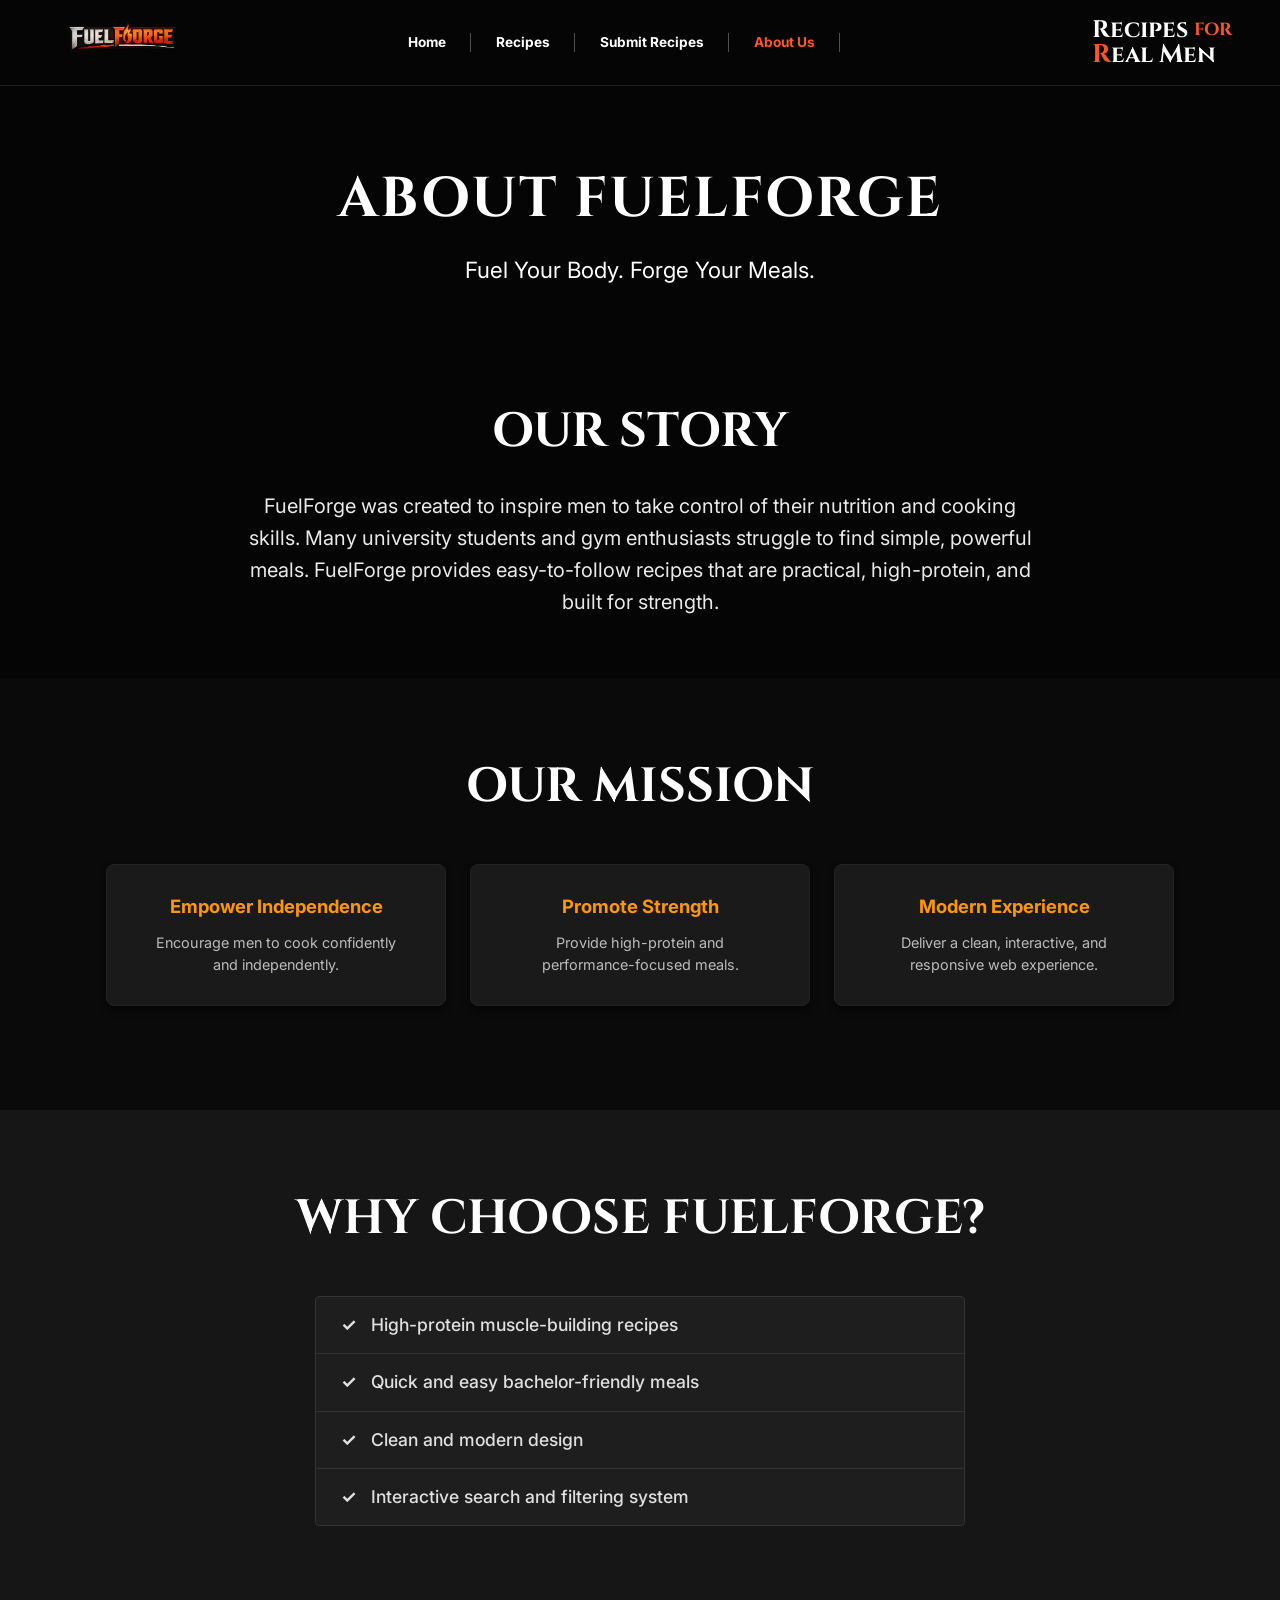
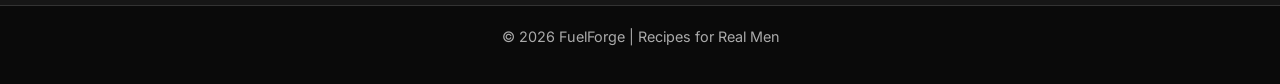
<file: about.html>
<!DOCTYPE html>
<html lang="en">

<head>
  <meta charset="UTF-8">
  <meta name="viewport" content="width=device-width, initial-scale=1.0">
  <title>About Us | FuelForge</title>

  <!-- Bootstrap 5 CSS -->
  <link href="https://cdn.jsdelivr.net/npm/bootstrap@5.3.2/dist/css/bootstrap.min.css" rel="stylesheet">

  <!-- Custom CSS -->
  <link rel="stylesheet" href="style.css">
  <style>
    body {
      background-color: #050505;
      color: white;
    }

    .about-hero {
      padding: 80px 0 40px;
      text-align: center;
    }

    .about-hero-title {
      font-size: 3.5rem;
      font-weight: 700;
      letter-spacing: 2px;
      margin-bottom: 20px;
    }

    .about-hero-subtitle {
      font-size: 1.4rem;
      font-weight: 400;
      font-family: 'Inter', sans-serif;
    }

    .our-story-section {
      padding: 60px 0;
      text-align: center;
    }

    .section-title {
      font-size: 3rem;
      font-weight: 700;
      margin-bottom: 30px;
    }

    .story-text {
      max-width: 800px;
      margin: 0 auto;
      font-size: 1.25rem;
      line-height: 1.6;
      font-family: 'Inter', sans-serif;
      color: #eaeaea;
    }

    .our-mission-section {
      background-color: #0a0a0a;
      padding: 80px 0;
      text-align: center;
    }

    .mission-card {
      background-color: #1a1a1a;
      border: 1px solid #222;
      border-radius: 8px;
      padding: 30px 20px;
      height: 100%;
      box-shadow: 0 4px 6px rgba(0, 0, 0, 0.5);
    }

    .mission-card h4 {
      color: #ff9800;
      font-family: 'Inter', sans-serif;
      font-size: 1.15rem;
      font-weight: 700;
      margin-bottom: 15px;
      text-transform: none;
    }

    .mission-card p {
      color: #bbbbbb;
      font-size: 0.9rem;
      line-height: 1.5;
      margin: 0;
    }

    .why-choose-section {
      background-color: #161616;
      padding: 80px 0;
      text-align: center;
    }

    .checklist-container {
      max-width: 650px;
      margin: 0 auto;
      text-align: left;
    }

    .checklist-item {
      background-color: #1e1e1e;
      border: 1px solid #333;
      padding: 15px 25px;
      margin-bottom: -1px;
      /* collapse double borders */
      font-size: 1.1rem;
      font-family: 'Inter', sans-serif;
      font-weight: 500;
      color: #e0e0e0;
      display: flex;
      align-items: center;
    }

    .checklist-item:first-child {
      border-top-left-radius: 4px;
      border-top-right-radius: 4px;
    }

    .checklist-item:last-child {
      border-bottom-left-radius: 4px;
      border-bottom-right-radius: 4px;
    }

    .checkmark {
      font-weight: bold;
      margin-right: 15px;
    }
  </style>
</head>

<body class="scroll-animate">

  <!-- Navbar -->
  <nav class="navbar navbar-expand-lg navbar-dark">
    <div class="container-fluid px-lg-5">
      <a class="navbar-brand text-decoration-none" href="index.html">
        <div class="logo-container d-flex align-items-center">
          <img src="logo.png" alt="FuelForge"
            style="height: 45px; object-fit: contain; transform: scale(2.2); transform-origin: left center;">
        </div>
      </a>

      <button class="navbar-toggler" type="button" data-bs-toggle="collapse" data-bs-target="#navMenu"
        aria-controls="navMenu" aria-expanded="false" aria-label="Toggle navigation">
        <span class="navbar-toggler-icon"></span>
      </button>

      <div class="collapse navbar-collapse justify-content-center" id="navMenu">
        <ul class="navbar-nav mb-2 mb-lg-0 align-items-center">
          <li class="nav-item">
            <a class="nav-link text-white" href="index.html">Home</a>
          </li>
          <li class="nav-item">
            <a class="nav-link text-white" href="recipes.html">Recipes</a>
          </li>
          <li class="nav-item">
            <a class="nav-link text-white" href="submit.html">Submit Recipes</a>
          </li>
          <li class="nav-item">
            <a class="nav-link text-white active" aria-current="page" href="about.html">About Us</a>
          </li>
          <li class="nav-item d-lg-none mt-3">
            <a href="get_started.html" class="btn btn-get-started w-100">Get Started</a>
          </li>
        </ul>
      </div>

      <div class="d-none d-lg-flex ms-auto align-items-center">
        <!-- Replaced red button with logo based on latest mockup -->
        <div
          style="font-family: 'Cinzel', serif; font-weight: 700; font-size: 1.5rem; text-align: left; line-height: 1; color: #fff;">
          Recipes <span style="color: #ff5722; font-size: 1.1rem; vertical-align: middle;">FOR</span><br>
          <span style="font-size: 1.6rem; color: #ff5722;">R</span>eal <span style="font-size: 1.6rem;">M</span>en
        </div>
      </div>
    </div>
  </nav>

  <!-- About Hero -->
  <section class="about-hero scroll-animate">
    <div class="container">
      <h1 class="about-hero-title font-heading text-white">ABOUT FUELFORGE</h1>
      <p class="about-hero-subtitle text-white">Fuel Your Body. Forge Your Meals.</p>
    </div>
  </section>

  <!-- Our Story -->
  <section class="our-story-section scroll-animate">
    <div class="container text-center">
      <h2 class="section-title font-heading text-white">OUR STORY</h2>
      <p class="story-text">
        FuelForge was created to inspire men to take control of their nutrition and cooking skills. Many university
        students and gym enthusiasts struggle to find simple, powerful meals. FuelForge provides easy-to-follow recipes
        that are practical, high-protein, and built for strength.
      </p>
    </div>
  </section>

  <!-- Our Mission -->
  <section class="our-mission-section scroll-animate">
    <div class="container text-center">
      <h2 class="section-title font-heading text-white">OUR MISSION</h2>
      <div class="row justify-content-center px-lg-4 mt-5">
        <!-- Card 1 -->
        <div class="col-md-4 mb-4">
          <div class="mission-card">
            <h4>Empower Independence</h4>
            <p>Encourage men to cook confidently<br>and independently.</p>
          </div>
        </div>
        <!-- Card 2 -->
        <div class="col-md-4 mb-4">
          <div class="mission-card">
            <h4>Promote Strength</h4>
            <p>Provide high-protein and<br>performance-focused meals.</p>
          </div>
        </div>
        <!-- Card 3 -->
        <div class="col-md-4 mb-4">
          <div class="mission-card">
            <h4>Modern Experience</h4>
            <p>Deliver a clean, interactive, and<br>responsive web experience.</p>
          </div>
        </div>
      </div>
    </div>
  </section>

  <!-- Why Choose FuelForge -->
  <section class="why-choose-section scroll-animate">
    <div class="container text-center">
      <h2 class="section-title font-heading text-white mb-5">WHY CHOOSE FUELFORGE?</h2>
      <div class="checklist-container">
        <div class="checklist-item">
          <span class="checkmark">&#10003;</span> High-protein muscle-building recipes
        </div>
        <div class="checklist-item">
          <span class="checkmark">&#10003;</span> Quick and easy bachelor-friendly meals
        </div>
        <div class="checklist-item">
          <span class="checkmark">&#10003;</span> Clean and modern design
        </div>
        <div class="checklist-item">
          <span class="checkmark">&#10003;</span> Interactive search and filtering system
        </div>
      </div>
    </div>
  </section>

  <!-- Footer -->
  <footer>
    <div class="container">
      <p>© 2026 FuelForge | Recipes for Real Men</p>
    </div>
  </footer>

  <!-- Bootstrap JS -->
  <script src="https://cdn.jsdelivr.net/npm/bootstrap@5.3.2/dist/js/bootstrap.bundle.min.js"></script>
  <!-- Custom JS -->
  <script src="script.js"></script>
</body>

</html>
</file>
<file: style.css>
@import url('https://fonts.googleapis.com/css2?family=Cinzel:wght@600;700;800&family=Inter:wght@400;500;600&display=swap');

:root {
  --primary-color: #ff5722; /* FuelForge Orange */
  --bg-dark: #121212;
  --bg-darker: #0a0a0a;
  --bg-card: #1e1e1e;
  --text-light: #f5f5f5;
  --text-muted: #aaaaaa;
  --border-color: #333333;
}

body {
  background-color: var(--bg-dark);
  color: var(--text-light);
  font-family: 'Inter', sans-serif;
  overflow-x: hidden;
  animation: fadeInPage 0.5s ease-in-out forwards;
}

@keyframes fadeInPage {
  from { opacity: 0; }
  to { opacity: 1; }
}

h1, h2, h3, h4, h5, h6, .navbar-brand, .font-heading {
  font-family: 'Cinzel', serif;
  text-transform: uppercase;
}

/* Navbar */
.navbar {
  border-bottom: 1px solid rgba(255,255,255,0.1) !important;
  padding-top: 15px !important;
  padding-bottom: 15px !important;
  background-color: #050505 !important;
}

.logo-container {
  display: flex;
  align-items: center;
  font-size: 1.8rem;
  font-family: 'Arial Black', sans-serif;
  text-transform: uppercase;
  letter-spacing: -1px;
}
.logo-fuel { color: #e6e6e6; }
.logo-forge { color: #ff5722; position: relative;}

.nav-item {
  position: relative;
}
@media (min-width: 992px) {
  .nav-item:not(:last-child)::after {
    content: '';
    position: absolute;
    right: 0;
    top: 25%;
    height: 50%;
    width: 1px;
    background-color: rgba(255, 255, 255, 0.3);
  }
}

.nav-link {
  font-size: 0.85rem !important;
  font-weight: 700 !important;
  padding-left: 25px !important;
  padding-right: 25px !important;
  color: #fff !important;
  letter-spacing: normal;
  text-transform: capitalize !important;
  margin: 0;
  transition: color 0.3s ease;
}

.nav-link:hover, .nav-link.active {
  color: var(--primary-color) !important;
}

.btn-get-started {
  background-color: #c42b2b;
  color: white;
  border: none;
  border-radius: 20px;
  padding: 8px 25px;
  font-weight: 700;
  font-size: 0.85rem;
  text-transform: uppercase;
  text-decoration: none;
  display: inline-block;
  transition: all 0.3s ease;
}
.btn-get-started:hover {
  background-color: #a32222;
  color: white;
}

/* Buttons */
.btn-primary {
  background-color: var(--primary-color);
  border-color: var(--primary-color);
  color: #fff;
  border-radius: 4px;
  text-transform: uppercase;
  font-weight: 600;
  letter-spacing: 1px;
  padding: 10px 24px;
  transition: all 0.3s ease;
}

.btn-primary:hover {
  background-color: #e64a19;
  border-color: #e64a19;
  transform: translateY(-2px);
}

.btn-outline-primary {
  color: var(--primary-color);
  border-color: var(--primary-color);
  border-radius: 4px;
  text-transform: uppercase;
  font-weight: 600;
  letter-spacing: 1px;
  padding: 10px 24px;
  transition: all 0.3s ease;
}

.btn-outline-primary:hover {
  background-color: var(--primary-color);
  color: #fff;
}

/* Carousel / Hero */
.carousel-item {
  height: 70vh;
  min-height: 500px;
  background-size: cover;
  background-position: center;
  position: relative;
}

.carousel-overlay {
  position: absolute;
  top: 0;
  left: 0;
  width: 100%;
  height: 100%;
  background: rgba(0, 0, 0, 0.6);
  z-index: 1;
}

.carousel-caption {
  z-index: 2;
  top: 50%;
  transform: translateY(-50%);
  bottom: auto;
}

.hero-title {
  font-size: 4rem;
  font-weight: 800;
  margin-bottom: 0px;
}

.hero-title .highlight {
  color: var(--primary-color);
}

.hero-subtitle {
  font-size: 1.2rem;
  font-weight: 300;
  letter-spacing: 2px;
  margin-bottom: 30px;
}

.category-tags {
  display: flex;
  justify-content: center;
  gap: 20px;
  margin-top: 40px;
  text-transform: uppercase;
  font-weight: 600;
  letter-spacing: 1px;
  font-size: 0.9rem;
  border-top: 1px solid rgba(255,255,255,0.2);
  padding-top: 20px;
}

/* Sections */
.section-padding {
  padding: 80px 0;
}

.bg-darker {
  background-color: var(--bg-darker);
}

/* Home Page specific */
.chef-image {
  max-width: 100%;
  border-radius: 10px;
}

.feature-card {
  background-color: var(--bg-card);
  border: 1px solid var(--border-color);
  padding: 30px;
  border-radius: 8px;
  height: 100%;
  text-align: center;
  transition: transform 0.3s ease;
}

.feature-card:hover {
  transform: translateY(-5px);
  border-color: var(--primary-color);
}

.feature-card h4 {
  color: var(--primary-color);
  font-size: 1.2rem;
  margin-bottom: 15px;
}

.step-number {
  color: var(--primary-color);
  font-size: 1rem;
  font-weight: bold;
  margin-bottom: 10px;
  display: block;
}

@keyframes fadeUp {
  from {
    opacity: 0;
    transform: translateY(30px);
  }
  to {
    opacity: 1;
    transform: translateY(0);
  }
}

/* Recipe Grid */
.recipe-card {
  background-color: var(--bg-card);
  border: 1px solid var(--border-color);
  border-radius: 8px;
  overflow: hidden;
  transition: transform 0.3s ease, border-color 0.3s ease;
  height: 100%;
  animation: fadeUp 0.6s cubic-bezier(0.175, 0.885, 0.32, 1.275) forwards;
  opacity: 0;
}

.recipe-card:hover {
  transform: translateY(-8px) scale(1.02);
  border-color: var(--primary-color);
  box-shadow: 0 10px 20px rgba(0,0,0,0.4);
}

.recipe-img {
  width: 100%;
  height: 200px;
  object-fit: cover;
}

.recipe-body {
  padding: 20px;
  text-align: center;
}

.recipe-title {
  font-size: 1.2rem;
  margin-bottom: 15px;
}

.filter-btn {
  background: transparent;
  color: var(--text-light);
  border: 1px solid var(--border-color);
  padding: 8px 16px;
  border-radius: 4px;
  margin: 0 5px;
  transition: all 0.3s;
}

.filter-btn.active, .filter-btn:hover {
  background-color: var(--primary-color);
  border-color: var(--primary-color);
  color: #fff;
}

/* Forms */
.form-control, .form-select {
  background-color: var(--bg-darker);
  border: 1px solid var(--border-color);
  color: var(--text-light);
  padding: 12px;
}

.form-control:focus, .form-select:focus {
  background-color: var(--bg-darker);
  color: var(--text-light);
  border-color: var(--primary-color);
  box-shadow: 0 0 0 0.25rem rgba(255, 87, 34, 0.25);
}

label {
  font-weight: 500;
  margin-bottom: 8px;
  font-size: 0.9rem;
  color: var(--text-muted);
}

/* About Page Elements */
.mission-box {
  background-color: var(--bg-card);
  border: 1px solid var(--border-color);
  padding: 30px;
  border-radius: 8px;
  text-align: center;
  height: 100%;
}

.mission-box h5 {
  color: var(--primary-color);
  margin-bottom: 15px;
}

.checklist {
  list-style: none;
  padding: 0;
}

.checklist li {
  padding: 15px;
  border-bottom: 1px solid var(--border-color);
  display: flex;
  align-items: center;
}

.checklist li::before {
  content: '✓';
  color: var(--primary-color);
  font-weight: bold;
  margin-right: 15px;
  font-size: 1.2rem;
}

/* Animation classes */
.zoom-in-animation {
  animation: zoomIn 0.4s cubic-bezier(0.175, 0.885, 0.32, 1.275) forwards;
}

@keyframes zoomIn {
  from {
    opacity: 0;
    transform: scale(0.9) translateY(20px);
  }
  to {
    opacity: 1;
    transform: scale(1) translateY(0);
  }
}

/* Modal specific overrides */
.modal-content {
  border-radius: 12px;
  overflow: hidden;
  box-shadow: 0 15px 35px rgba(0,0,0,0.5);
}

/* Footer */
footer {
  background-color: var(--bg-darker);
  border-top: 1px solid var(--border-color);
  padding: 20px 0;
  text-align: center;
  color: var(--text-muted);
  font-size: 0.9rem;
}

/* Scroll Animation */
.scroll-animate {
  opacity: 0;
  transform: translateY(40px);
  transition: opacity 0.8s ease-out, transform 0.8s ease-out;
}

.scroll-animate.scrolled {
  opacity: 1;
  transform: translateY(0);
}
</file>
